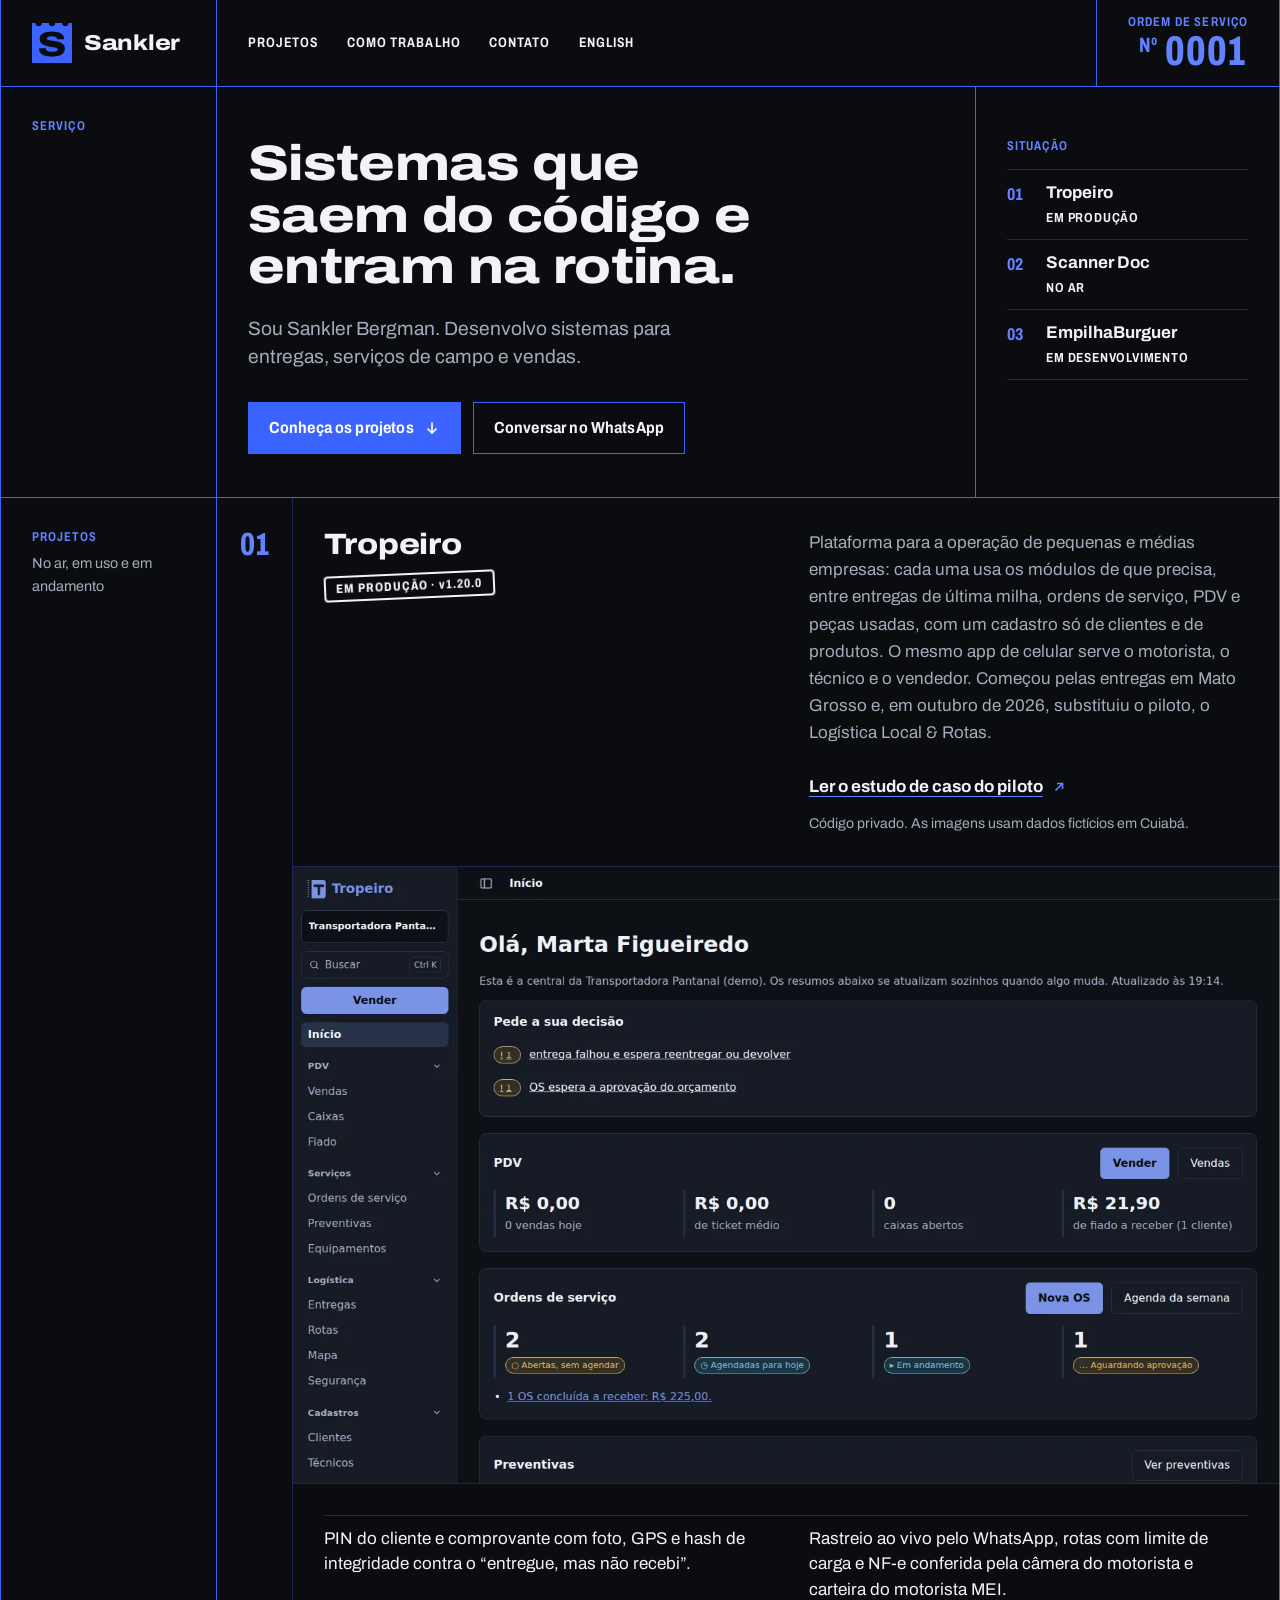
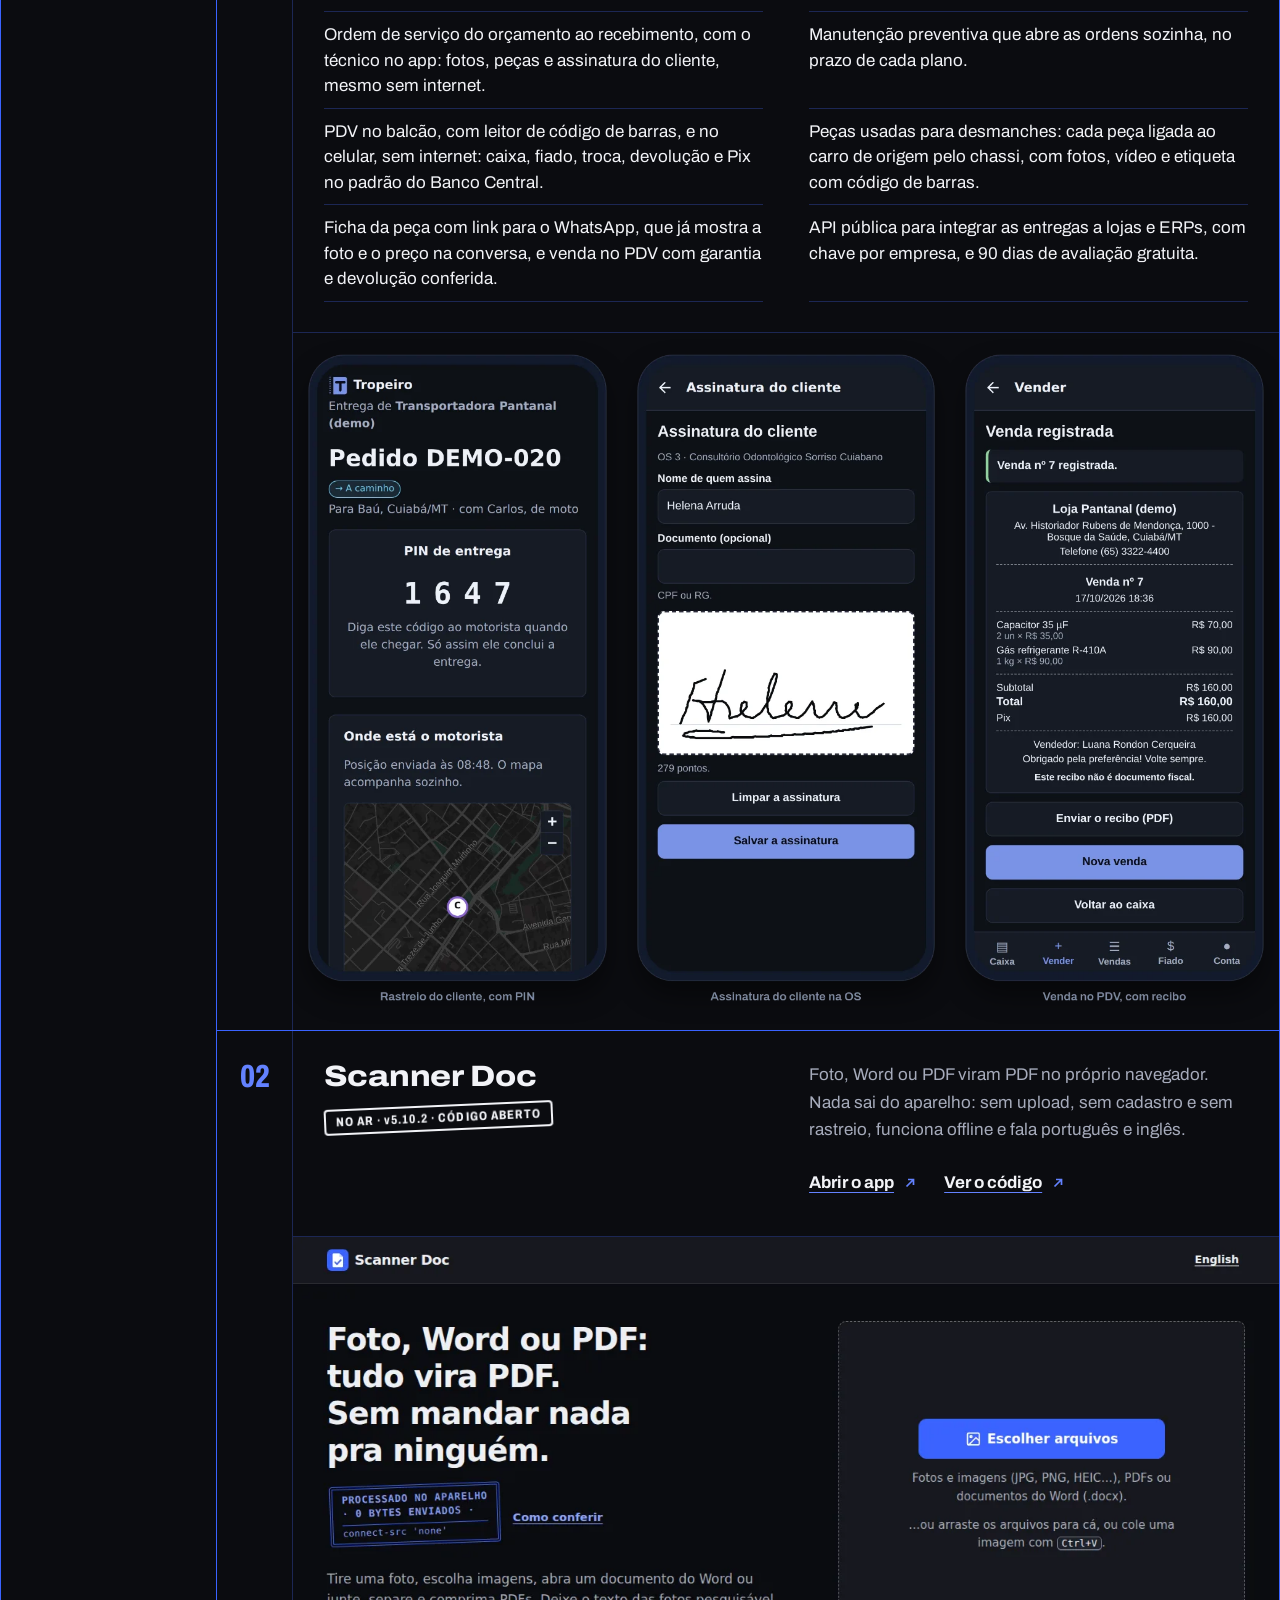
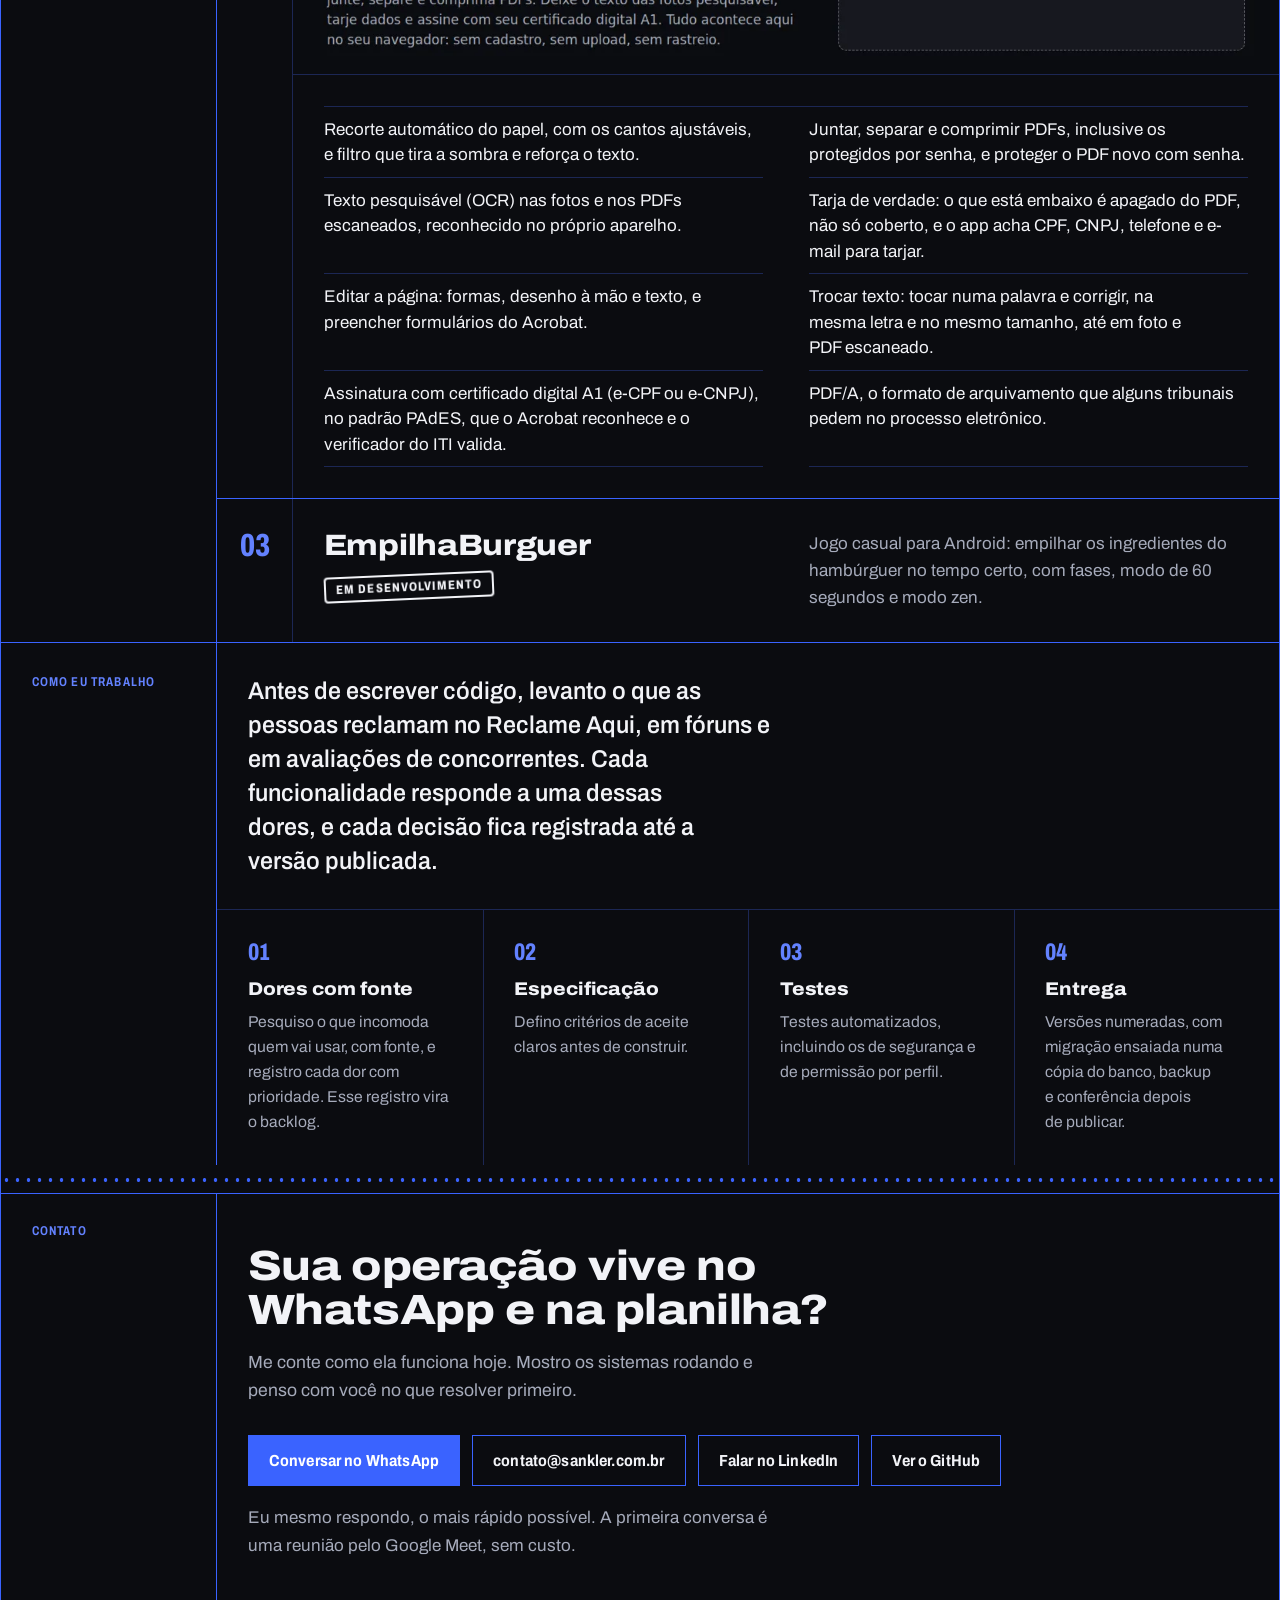
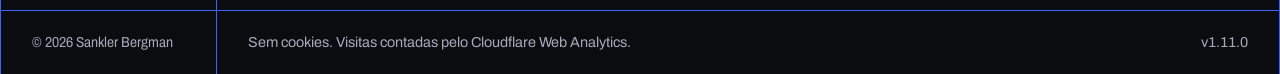
<file: index.html>
<!doctype html>
<html lang="pt-BR">
<head>
  <meta charset="utf-8">
  <meta name="viewport" content="width=device-width, initial-scale=1">
  <title>Sankler Bergman · Sistemas para a operação de pequenas e médias empresas</title>
  <meta name="description" content="Desenvolvo sistemas para entregas, serviços de campo e vendas de pequenas e médias empresas, com painel web, app de celular e Pix, a partir das dores reais de quem usa.">
  <meta name="color-scheme" content="dark">
  <meta name="theme-color" content="#050608">
  <link rel="canonical" href="https://sankler.com.br/">
  <link rel="alternate" hreflang="pt-BR" href="https://sankler.com.br/">
  <link rel="alternate" hreflang="en" href="https://sankler.com.br/en/">
  <link rel="alternate" hreflang="x-default" href="https://sankler.com.br/">
  <link rel="icon" href="favicon.ico" sizes="32x32">
  <link rel="icon" href="favicon.svg" type="image/svg+xml">
  <link rel="apple-touch-icon" href="apple-touch-icon.png">
  <meta property="og:type" content="website">
  <meta property="og:locale" content="pt_BR">
  <meta property="og:url" content="https://sankler.com.br/">
  <meta property="og:title" content="Sankler Bergman · Sistemas para a operação de pequenas e médias empresas">
  <meta property="og:description" content="Entregas, serviços de campo e vendas, com painel web, app de celular e Pix, a partir das dores reais de quem usa.">
  <meta property="og:image" content="https://sankler.com.br/assets/og.png">
  <meta property="og:image:width" content="1200">
  <meta property="og:image:height" content="630">
  <meta name="twitter:card" content="summary_large_image">
  <link rel="preload" href="assets/fonts/archivo-latin.woff2" as="font" type="font/woff2" crossorigin>
  <link rel="stylesheet" href="assets/style.css">
</head>
<body>
  <a class="skip" href="#conteudo">Pular para o conteúdo</a>

  <div class="sheet">
    <header class="head">
      <a class="brand" href="./" aria-label="Sankler, página inicial">
        <img src="assets/brand/sankler-simbolo-reduzido.svg" width="40" height="40" alt="">
        <span class="brand-name">Sankler</span>
        <span class="brand-sub">Desenvolvimento de sistemas</span>
      </a>
      <nav class="nav" aria-label="Principal">
        <a href="#projetos">Projetos</a>
        <a href="#como-trabalho">Como trabalho</a>
        <a href="#contato">Contato</a>
        <a href="en/" hreflang="en" lang="en">English</a>
      </nav>
      <p class="order" aria-hidden="true"><span class="field">Ordem de serviço</span> <span class="order-no"><span class="order-sign">Nº</span> 0001</span></p>
    </header>

    <main id="conteudo">
      <section class="row" aria-labelledby="titulo">
        <div class="row-label row-label-quiet"><p class="field">Serviço</p></div>
        <div class="hero">
          <div class="hero-main">
            <h1 id="titulo">Sistemas que saem do código e entram na rotina.</h1>
            <p class="lead">Sou Sankler Bergman. Desenvolvo sistemas para entregas, serviços de campo e vendas.</p>
            <div class="actions">
              <a class="btn btn-primary" href="#projetos">Conheça os projetos <span class="icon icon-down" aria-hidden="true"></span></a>
              <a class="btn" href="https://wa.me/5565996793950?text=Oi%2C%20Sankler%21%20Vi%20o%20seu%20site%20e%20queria%20conversar%20sobre%20um%20sistema%20para%20a%20minha%20empresa.">Conversar no WhatsApp</a>
            </div>
          </div>
          <nav class="index" aria-labelledby="titulo-situacao">
            <p class="field" id="titulo-situacao">Situação</p>
            <ol class="index-list">
              <li><a href="#tropeiro"><span class="index-n">01</span><span class="index-t">Tropeiro</span><span class="index-s">Em produção</span></a></li>
              <li><a href="#scanner"><span class="index-n">02</span><span class="index-t">Scanner Doc</span><span class="index-s">No ar</span></a></li>
              <li><a href="#empilhaburguer"><span class="index-n">03</span><span class="index-t">EmpilhaBurguer</span><span class="index-s">Em desenvolvimento</span></a></li>
            </ol>
          </nav>
        </div>
      </section>

      <section id="projetos" class="row" aria-labelledby="titulo-projetos">
        <div class="row-label">
          <div>
            <h2 class="field" id="titulo-projetos">Projetos</h2>
            <p class="label-note">No ar, em uso e em andamento</p>
          </div>
        </div>
        <div class="items">
          <article class="item" id="tropeiro" aria-labelledby="titulo-tropeiro">
            <p class="item-n" aria-hidden="true">01</p>
            <div class="item-body item-intro">
              <div class="item-head">
                <h3 id="titulo-tropeiro">Tropeiro</h3>
                <p class="stamp">Em produção · <span class="ver">v1.20.0</span></p>
              </div>
              <div class="item-text">
                <p>Plataforma para a operação de pequenas e médias empresas: cada uma usa os módulos de que precisa, entre entregas de última milha, ordens de serviço, PDV e peças usadas, com um cadastro só de clientes e de produtos. O mesmo app de celular serve o motorista, o técnico e o vendedor. Começou pelas entregas em Mato Grosso e, em outubro de 2026, substituiu o piloto, o Logística Local &amp; Rotas.</p>
                <p class="links"><a class="go" href="https://github.com/sanklerbergman/logistica-local-rotas-case">Ler o estudo de caso do piloto</a></p>
                <p class="note">Código privado. As imagens usam dados fictícios em Cuiabá.</p>
              </div>
            </div>
            <figure class="item-media">
              <picture>
                <source media="(max-width: 760px)" srcset="assets/img/painel-inicio-escuro-celular.webp" width="912" height="768">
                <img src="assets/img/painel-inicio-escuro.webp" width="1440" height="900" alt="Início da central do Tropeiro, com a navegação lateral por área, o que pede a decisão da central e os resumos ao vivo do PDV e das ordens de serviço" fetchpriority="high">
              </picture>
            </figure>
            <div class="item-body item-more">
              <ul class="lines">
                <li>PIN do cliente e comprovante com foto, GPS e hash de integridade contra o “entregue, mas não recebi”.</li>
                <li>Rastreio ao vivo pelo WhatsApp, rotas com limite de carga e NF-e conferida pela câmera do motorista e carteira do motorista MEI.</li>
                <li>Ordem de serviço do orçamento ao recebimento, com o técnico no app: fotos, peças e assinatura do cliente, mesmo sem internet.</li>
                <li>Manutenção preventiva que abre as ordens sozinha, no prazo de cada plano.</li>
                <li>PDV no balcão, com leitor de código de barras, e no celular, sem internet: caixa, fiado, troca, devolução e Pix no padrão do Banco Central.</li>
                <li>Peças usadas para desmanches: cada peça ligada ao carro de origem pelo chassi, com fotos, vídeo e etiqueta com código de barras.</li>
                <li>Ficha da peça com link para o WhatsApp, que já mostra a foto e o preço na conversa, e venda no PDV com garantia e devolução conferida.</li>
                <li>API pública para integrar as entregas a lojas e ERPs, com chave por empresa, e 90 dias de avaliação gratuita.</li>
              </ul>
            </div>
            <figure class="item-media-end phones" tabindex="0" role="region" aria-label="Telas do app no celular">
              <img src="assets/img/celular-rastreio-escuro.webp" width="533" height="1129" loading="lazy" alt="Rastreio do pedido no celular do cliente, com o PIN que confirma o recebimento e o motorista no mapa">
              <img src="assets/img/celular-os-escuro.webp" width="533" height="1129" loading="lazy" alt="App do técnico com a assinatura do cliente, feita com o dedo, na ordem de serviço">
              <img src="assets/img/celular-pdv-escuro.webp" width="533" height="1129" loading="lazy" alt="Venda registrada no PDV do celular, com o recibo, o pagamento por Pix e o botão para enviar o PDF">
            </figure>
          </article>

          <article class="item" id="scanner" aria-labelledby="titulo-scanner">
            <p class="item-n" aria-hidden="true">02</p>
            <div class="item-body item-intro">
              <div class="item-head">
                <h3 id="titulo-scanner">Scanner Doc</h3>
                <p class="stamp">No ar · <span class="ver">v5.10.2</span> · código aberto</p>
              </div>
              <div class="item-text">
                <p>Foto, Word ou PDF viram PDF no próprio navegador. Nada sai do aparelho: sem upload, sem cadastro e sem rastreio, funciona offline e fala português e inglês.</p>
                <p class="links">
                  <a class="go" href="https://scanner.sankler.com.br/">Abrir o app</a>
                  <a class="go" href="https://github.com/sanklerbergman/doc-scanner-pdf-engine">Ver o código</a>
                </p>
              </div>
            </div>
            <figure class="item-media crop-top">
              <picture>
                <source media="(max-width: 760px)" srcset="assets/img/scanner-escuro-celular.webp" width="912" height="1372">
                <img src="assets/img/scanner-escuro.webp" width="1280" height="800" loading="lazy" alt="Tela inicial do Scanner Doc: botão para escolher fotos, PDFs ou documentos do Word e o carimbo “processado no aparelho, 0 bytes enviados”">
              </picture>
            </figure>
            <div class="item-body item-more">
              <ul class="lines">
                <li>Recorte automático do papel, com os cantos ajustáveis, e filtro que tira a sombra e reforça o texto.</li>
                <li>Juntar, separar e comprimir PDFs, inclusive os protegidos por senha, e proteger o PDF novo com senha.</li>
                <li>Texto pesquisável (OCR) nas fotos e nos PDFs escaneados, reconhecido no próprio aparelho.</li>
                <li>Tarja de verdade: o que está embaixo é apagado do PDF, não só coberto, e o app acha CPF, CNPJ, telefone e e-mail para tarjar.</li>
                <li>Editar a página: formas, desenho à mão e texto, e preencher formulários do Acrobat.</li>
                <li>Trocar texto: tocar numa palavra e corrigir, na mesma letra e no mesmo tamanho, até em foto e PDF escaneado.</li>
                <li>Assinatura com certificado digital A1 (e-CPF ou e-CNPJ), no padrão PAdES, que o Acrobat reconhece e o verificador do ITI valida.</li>
                <li>PDF/A, o formato de arquivamento que alguns tribunais pedem no processo eletrônico.</li>
              </ul>
            </div>
          </article>

          <article class="item item-slim" id="empilhaburguer" aria-labelledby="titulo-empilhaburguer">
            <p class="item-n" aria-hidden="true">03</p>
            <div class="item-body item-intro">
              <div class="item-head">
                <h3 id="titulo-empilhaburguer">EmpilhaBurguer</h3>
                <p class="stamp">Em desenvolvimento</p>
              </div>
              <p>Jogo casual para Android: empilhar os ingredientes do hambúrguer no tempo certo, com fases, modo de 60 segundos e modo zen.</p>
            </div>
          </article>
        </div>
      </section>

      <section id="como-trabalho" class="row" aria-labelledby="titulo-metodo">
        <div class="row-label"><h2 class="field" id="titulo-metodo">Como eu trabalho</h2></div>
        <div class="method">
          <p class="method-lead">Antes de escrever código, levanto o que as pessoas reclamam no Reclame Aqui, em fóruns e em avaliações de concorrentes. Cada funcionalidade responde a uma dessas dores, e cada decisão fica registrada até a versão publicada.</p>
          <ol class="steps">
            <li>
              <h3>Dores com fonte</h3>
              <p>Pesquiso o que incomoda quem vai usar, com fonte, e registro cada dor com prioridade. Esse registro vira o backlog.</p>
            </li>
            <li>
              <h3>Especificação</h3>
              <p>Defino critérios de aceite claros antes de construir.</p>
            </li>
            <li>
              <h3>Testes</h3>
              <p>Testes automatizados, incluindo os de segurança e de permissão por perfil.</p>
            </li>
            <li>
              <h3>Entrega</h3>
              <p>Versões numeradas, com migração ensaiada numa cópia do banco, backup e conferência depois de publicar.</p>
            </li>
          </ol>
        </div>
      </section>

      <section id="contato" class="row row-stub" aria-labelledby="titulo-contato">
        <div class="row-label row-label-quiet"><p class="field">Contato</p></div>
        <div class="contact">
          <h2 class="contact-q" id="titulo-contato">Sua operação vive no WhatsApp e na planilha?</h2>
          <p class="contact-text">Me conte como ela funciona hoje. Mostro os sistemas rodando e penso com você no que resolver primeiro.</p>
          <div class="actions">
            <a class="btn btn-primary" href="https://wa.me/5565996793950?text=Oi%2C%20Sankler%21%20Vi%20o%20seu%20site%20e%20queria%20conversar%20sobre%20um%20sistema%20para%20a%20minha%20empresa.">Conversar no WhatsApp</a>
            <a class="btn" href="mailto:contato@sankler.com.br?subject=Contato%20pelo%20site&amp;body=Empresa%3A%20%0D%0AO%20que%20voc%C3%AAs%20fazem%3A%20%0D%0AComo%20controlam%20a%20opera%C3%A7%C3%A3o%20hoje%3A%20%0D%0A">contato@sankler.com.br</a>
            <a class="btn" href="https://www.linkedin.com/in/sankler-bergman-64962511b/">Falar no LinkedIn</a>
            <a class="btn" href="https://github.com/sanklerbergman">Ver o GitHub</a>
          </div>
          <p class="contact-note">Eu mesmo respondo, o mais rápido possível. A primeira conversa é uma reunião pelo Google Meet, sem custo.</p>
        </div>
      </section>
    </main>

    <footer class="row foot">
      <div class="row-label"><p>© 2026 <span>Sankler Bergman</span></p></div>
      <div class="foot-text"><p>Sem cookies. Visitas contadas pelo Cloudflare Web Analytics.</p><p class="version">v1.11.0</p></div>
    </footer>
  </div>
  <!-- Cloudflare Web Analytics --><script type='module' src='https://static.cloudflareinsights.com/beacon.min.js' data-cf-beacon='{"token": "7807c7852e47422086e274342e7d65ed"}'></script><!-- End Cloudflare Web Analytics -->
</body>
</html>
</file>
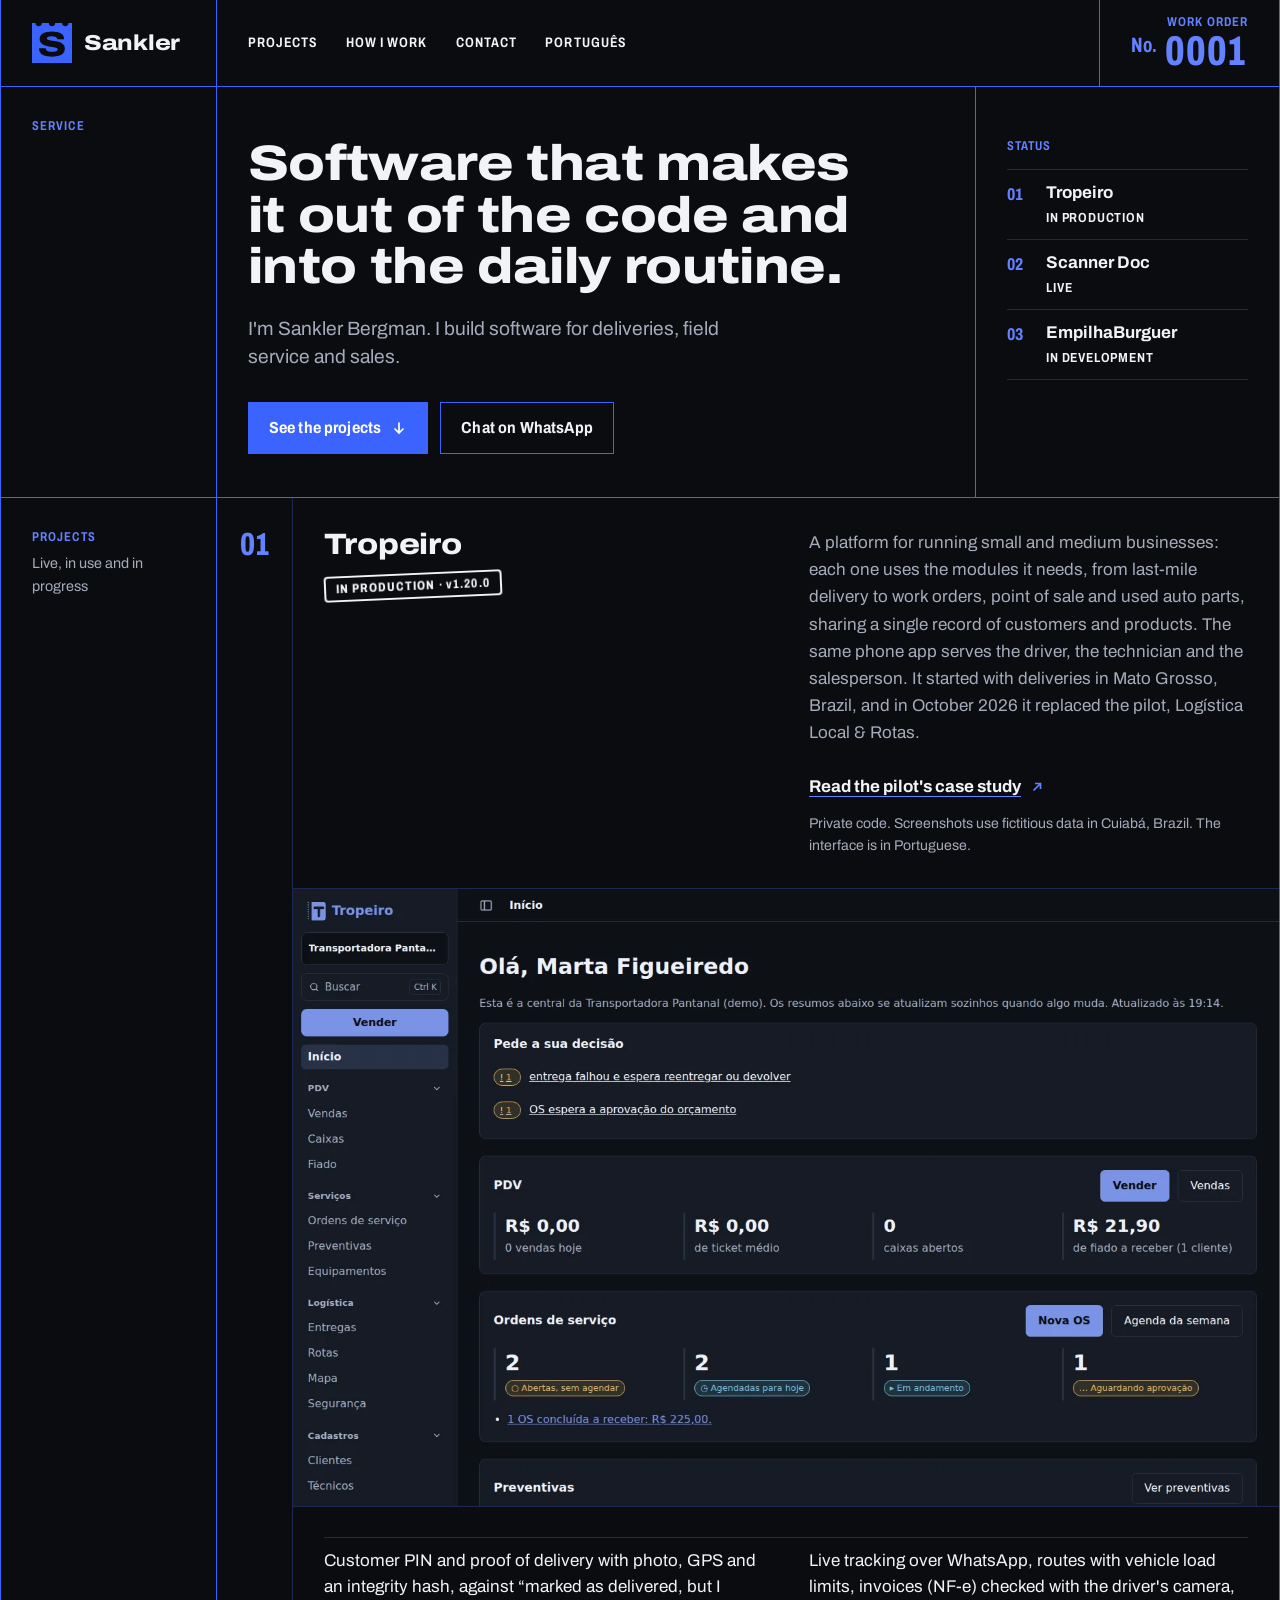
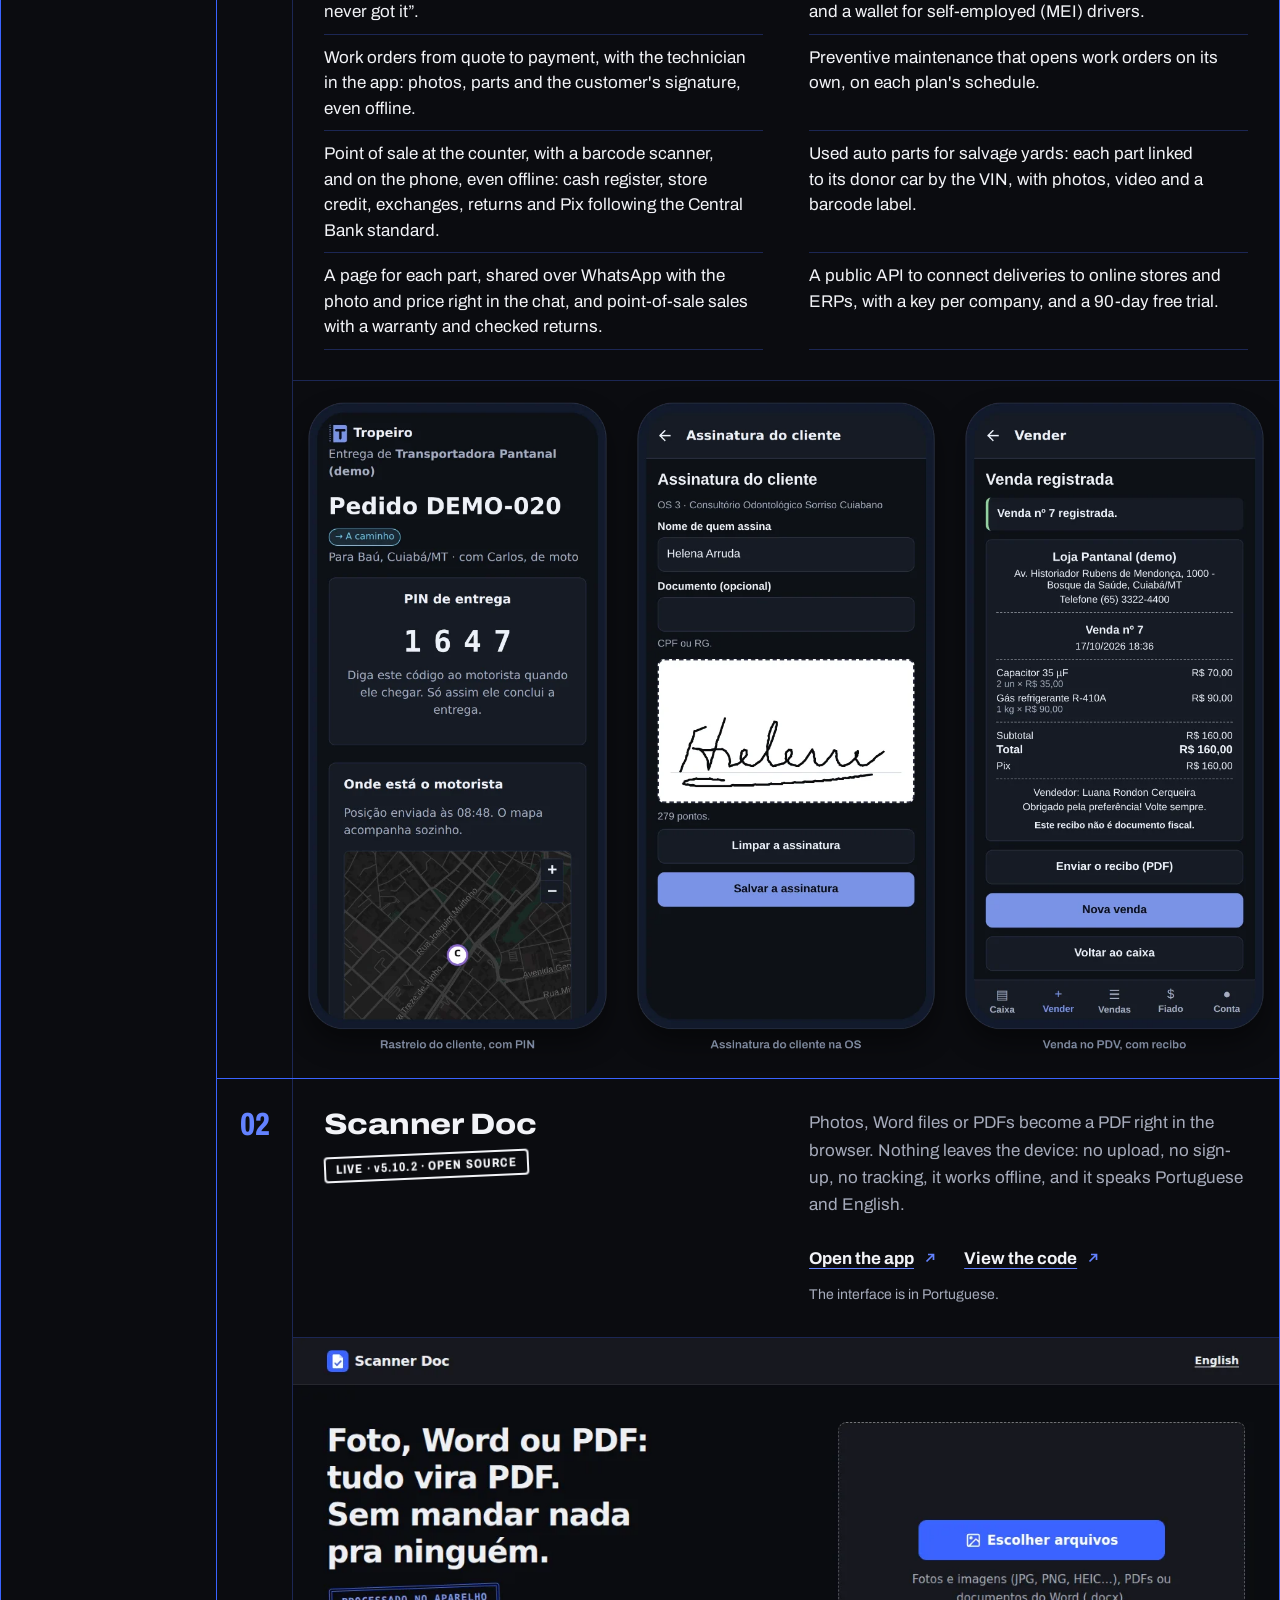
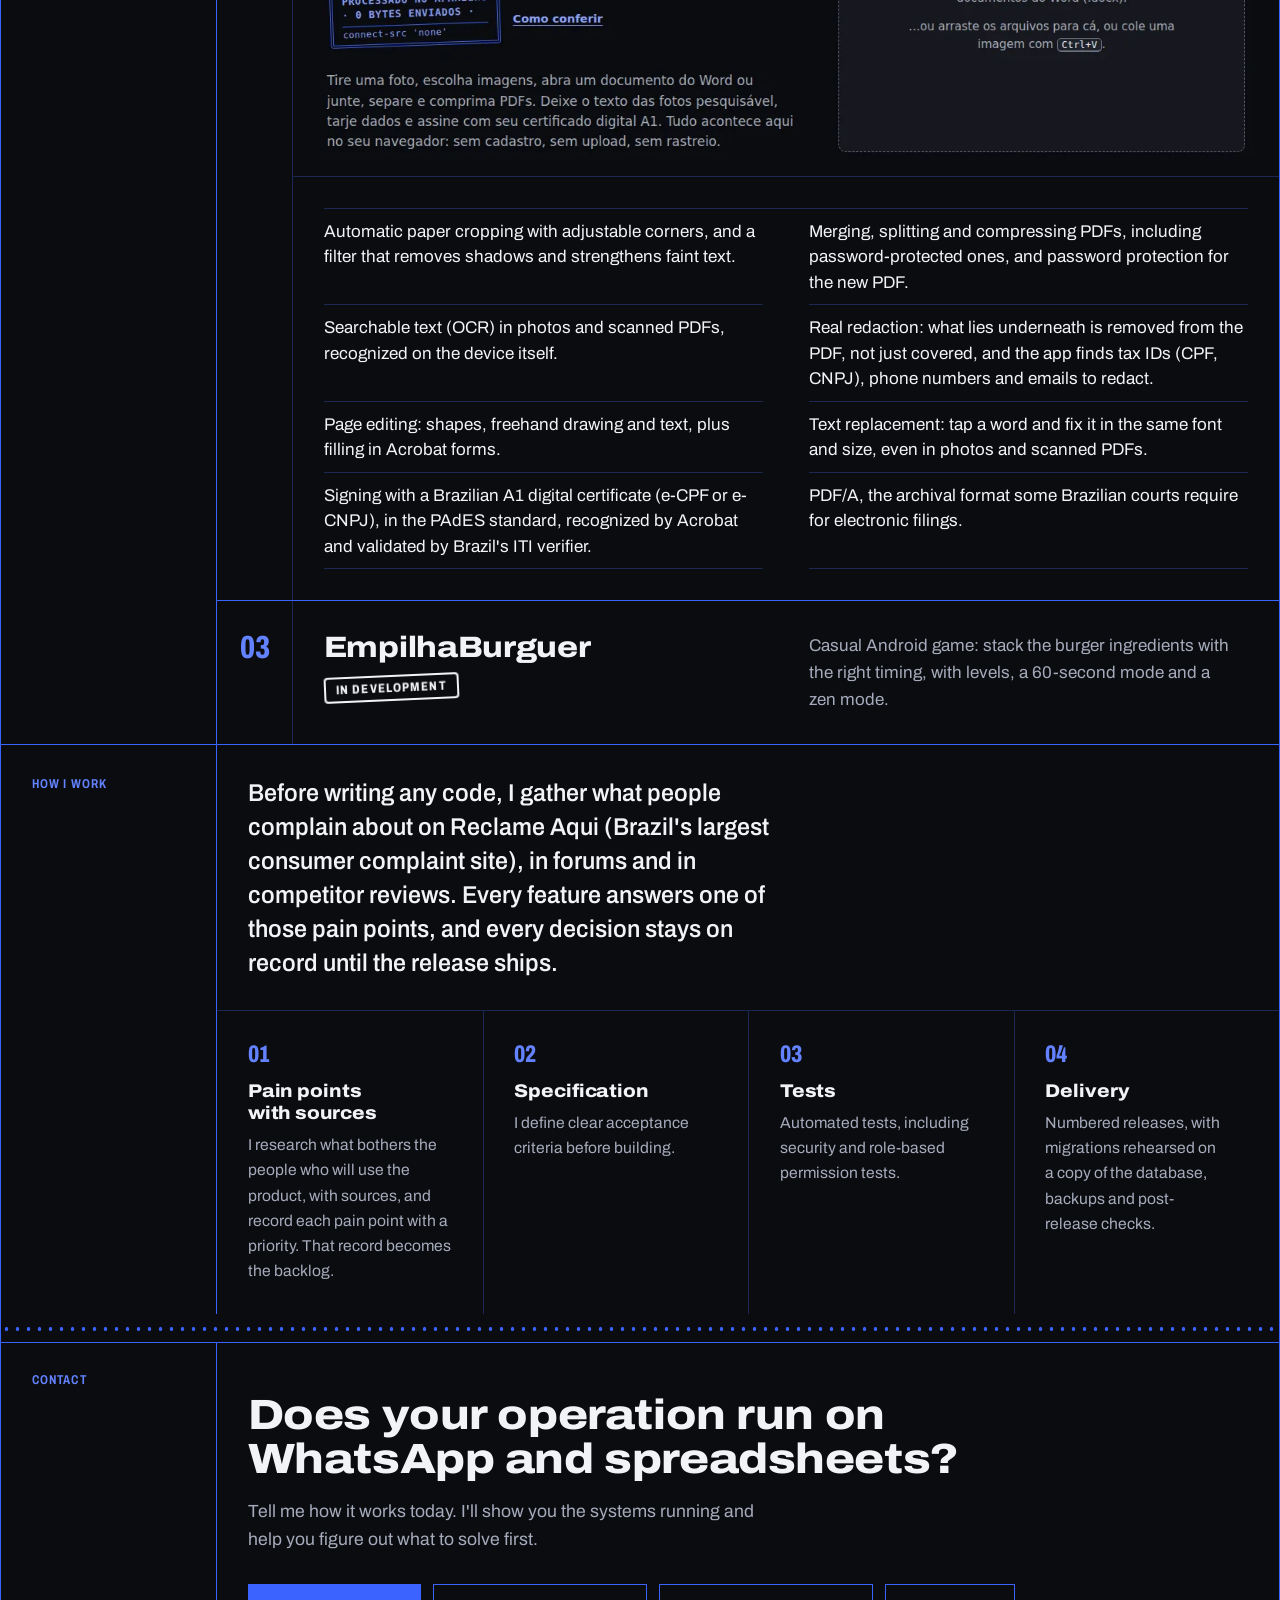
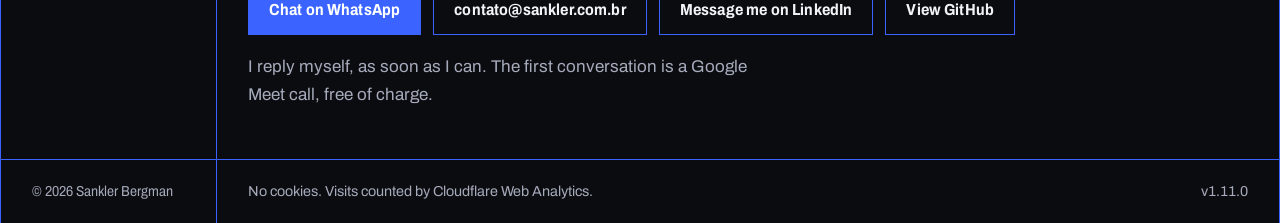
<file: en/index.html>
<!doctype html>
<html lang="en">
<head>
  <meta charset="utf-8">
  <meta name="viewport" content="width=device-width, initial-scale=1">
  <title>Sankler Bergman · Software for the operations of small and mid-sized businesses</title>
  <meta name="description" content="I build software for deliveries, field service and sales at small and mid-sized businesses, with a web dashboard, a mobile app and Pix payments, starting from the real complaints of the people who use it.">
  <meta name="color-scheme" content="dark">
  <meta name="theme-color" content="#050608">
  <link rel="canonical" href="https://sankler.com.br/en/">
  <link rel="alternate" hreflang="pt-BR" href="https://sankler.com.br/">
  <link rel="alternate" hreflang="en" href="https://sankler.com.br/en/">
  <link rel="alternate" hreflang="x-default" href="https://sankler.com.br/">
  <link rel="icon" href="../favicon.ico" sizes="32x32">
  <link rel="icon" href="../favicon.svg" type="image/svg+xml">
  <link rel="apple-touch-icon" href="../apple-touch-icon.png">
  <meta property="og:type" content="website">
  <meta property="og:locale" content="en_US">
  <meta property="og:url" content="https://sankler.com.br/en/">
  <meta property="og:title" content="Sankler Bergman · Software for the operations of small and mid-sized businesses">
  <meta property="og:description" content="Deliveries, field service and sales, with a web dashboard, a mobile app and Pix payments, starting from the real complaints of the people who use it.">
  <meta property="og:image" content="https://sankler.com.br/assets/og.png">
  <meta property="og:image:width" content="1200">
  <meta property="og:image:height" content="630">
  <meta name="twitter:card" content="summary_large_image">
  <link rel="preload" href="../assets/fonts/archivo-latin.woff2" as="font" type="font/woff2" crossorigin>
  <link rel="stylesheet" href="../assets/style.css">
</head>
<body>
  <a class="skip" href="#content">Skip to content</a>

  <div class="sheet">
    <header class="head">
      <a class="brand" href="./" aria-label="Sankler, home">
        <img src="../assets/brand/sankler-simbolo-reduzido.svg" width="40" height="40" alt="">
        <span class="brand-name">Sankler</span>
        <span class="brand-sub">Software development</span>
      </a>
      <nav class="nav" aria-label="Main">
        <a href="#projects">Projects</a>
        <a href="#how-i-work">How I work</a>
        <a href="#contact">Contact</a>
        <a href="../" hreflang="pt-BR" lang="pt-BR">Português</a>
      </nav>
      <p class="order" aria-hidden="true"><span class="field">Work order</span> <span class="order-no"><span class="order-sign">No.</span> 0001</span></p>
    </header>

    <main id="content">
      <section class="row" aria-labelledby="title">
        <div class="row-label row-label-quiet"><p class="field">Service</p></div>
        <div class="hero">
          <div class="hero-main">
            <h1 id="title">Software that makes it out of the code and into the daily routine.</h1>
            <p class="lead">I'm Sankler Bergman. I build software for deliveries, field service and sales.</p>
            <div class="actions">
              <a class="btn btn-primary" href="#projects">See the projects <span class="icon icon-down" aria-hidden="true"></span></a>
              <a class="btn" href="https://wa.me/5565996793950?text=Hi%20Sankler%21%20I%20saw%20your%20website%20and%20would%20like%20to%20talk%20about%20a%20system%20for%20my%20company.">Chat on WhatsApp</a>
            </div>
          </div>
          <nav class="index" aria-labelledby="title-status">
            <p class="field" id="title-status">Status</p>
            <ol class="index-list">
              <li><a href="#tropeiro"><span class="index-n">01</span><span class="index-t">Tropeiro</span><span class="index-s">In production</span></a></li>
              <li><a href="#scanner"><span class="index-n">02</span><span class="index-t">Scanner Doc</span><span class="index-s">Live</span></a></li>
              <li><a href="#empilhaburguer"><span class="index-n">03</span><span class="index-t">EmpilhaBurguer</span><span class="index-s">In development</span></a></li>
            </ol>
          </nav>
        </div>
      </section>

      <section id="projects" class="row" aria-labelledby="title-projects">
        <div class="row-label">
          <div>
            <h2 class="field" id="title-projects">Projects</h2>
            <p class="label-note">Live, in use and in progress</p>
          </div>
        </div>
        <div class="items">
          <article class="item" id="tropeiro" aria-labelledby="title-tropeiro">
            <p class="item-n" aria-hidden="true">01</p>
            <div class="item-body item-intro">
              <div class="item-head">
                <h3 id="title-tropeiro">Tropeiro</h3>
                <p class="stamp">In production · <span class="ver">v1.20.0</span></p>
              </div>
              <div class="item-text">
                <p>A platform for running small and medium businesses: each one uses the modules it needs, from last-mile delivery to work orders, point of sale and used auto parts, sharing a single record of customers and products. The same phone app serves the driver, the technician and the salesperson. It started with deliveries in Mato Grosso, Brazil, and in October 2026 it replaced the pilot, Logística Local &amp; Rotas.</p>
                <p class="links"><a class="go" href="https://github.com/sanklerbergman/logistica-local-rotas-case/blob/main/README.en.md">Read the pilot's case study</a></p>
                <p class="note">Private code. Screenshots use fictitious data in Cuiabá, Brazil. The interface is in Portuguese.</p>
              </div>
            </div>
            <figure class="item-media">
              <picture>
                <source media="(max-width: 760px)" srcset="../assets/img/painel-inicio-escuro-celular.webp" width="912" height="768">
                <img src="../assets/img/painel-inicio-escuro.webp" width="1440" height="900" alt="Tropeiro's dashboard home, with side navigation by area, the items awaiting a decision and live summaries of the point of sale and work orders" fetchpriority="high">
              </picture>
            </figure>
            <div class="item-body item-more">
              <ul class="lines">
                <li>Customer PIN and proof of delivery with photo, GPS and an integrity hash, against “marked as delivered, but I never got it”.</li>
                <li>Live tracking over WhatsApp, routes with vehicle load limits, invoices (NF-e) checked with the driver's camera, and a wallet for self-employed (MEI) drivers.</li>
                <li>Work orders from quote to payment, with the technician in the app: photos, parts and the customer's signature, even offline.</li>
                <li>Preventive maintenance that opens work orders on its own, on each plan's schedule.</li>
                <li>Point of sale at the counter, with a barcode scanner, and on the phone, even offline: cash register, store credit, exchanges, returns and Pix following the Central Bank standard.</li>
                <li>Used auto parts for salvage yards: each part linked to its donor car by the VIN, with photos, video and a barcode label.</li>
                <li>A page for each part, shared over WhatsApp with the photo and price right in the chat, and point-of-sale sales with a warranty and checked returns.</li>
                <li>A public API to connect deliveries to online stores and ERPs, with a key per company, and a 90-day free trial.</li>
              </ul>
            </div>
            <figure class="item-media-end phones" tabindex="0" role="region" aria-label="Phone app screens">
              <img src="../assets/img/celular-rastreio-escuro.webp" width="533" height="1129" loading="lazy" alt="Order tracking on the customer's phone, with the PIN that confirms receipt and the driver on the map">
              <img src="../assets/img/celular-os-escuro.webp" width="533" height="1129" loading="lazy" alt="The technician's app with the customer's finger-drawn signature on the work order">
              <img src="../assets/img/celular-pdv-escuro.webp" width="533" height="1129" loading="lazy" alt="A sale recorded on the phone's point of sale, with the receipt, the Pix payment and the button to send the PDF">
            </figure>
          </article>

          <article class="item" id="scanner" aria-labelledby="title-scanner">
            <p class="item-n" aria-hidden="true">02</p>
            <div class="item-body item-intro">
              <div class="item-head">
                <h3 id="title-scanner">Scanner Doc</h3>
                <p class="stamp">Live · <span class="ver">v5.10.2</span> · open source</p>
              </div>
              <div class="item-text">
                <p>Photos, Word files or PDFs become a PDF right in the browser. Nothing leaves the device: no upload, no sign-up, no tracking, it works offline, and it speaks Portuguese and English.</p>
                <p class="links">
                  <a class="go" href="https://scanner.sankler.com.br/">Open the app</a>
                  <a class="go" href="https://github.com/sanklerbergman/doc-scanner-pdf-engine">View the code</a>
                </p>
                <p class="note">The interface is in Portuguese.</p>
              </div>
            </div>
            <figure class="item-media crop-top">
              <picture>
                <source media="(max-width: 760px)" srcset="../assets/img/scanner-escuro-celular.webp" width="912" height="1372">
                <img src="../assets/img/scanner-escuro.webp" width="1280" height="800" loading="lazy" alt="Scanner Doc home screen: a button to choose photos, PDFs or Word files, and a stamp reading “processed on the device, 0 bytes sent”">
              </picture>
            </figure>
            <div class="item-body item-more">
              <ul class="lines">
                <li>Automatic paper cropping with adjustable corners, and a filter that removes shadows and strengthens faint text.</li>
                <li>Merging, splitting and compressing PDFs, including password-protected ones, and password protection for the new PDF.</li>
                <li>Searchable text (OCR) in photos and scanned PDFs, recognized on the device itself.</li>
                <li>Real redaction: what lies underneath is removed from the PDF, not just covered, and the app finds tax IDs (CPF, CNPJ), phone numbers and emails to redact.</li>
                <li>Page editing: shapes, freehand drawing and text, plus filling in Acrobat forms.</li>
                <li>Text replacement: tap a word and fix it in the same font and size, even in photos and scanned PDFs.</li>
                <li>Signing with a Brazilian A1 digital certificate (e-CPF or e-CNPJ), in the PAdES standard, recognized by Acrobat and validated by Brazil's ITI verifier.</li>
                <li>PDF/A, the archival format some Brazilian courts require for electronic filings.</li>
              </ul>
            </div>
          </article>

          <article class="item item-slim" id="empilhaburguer" aria-labelledby="title-empilhaburguer">
            <p class="item-n" aria-hidden="true">03</p>
            <div class="item-body item-intro">
              <div class="item-head">
                <h3 id="title-empilhaburguer">EmpilhaBurguer</h3>
                <p class="stamp">In development</p>
              </div>
              <p>Casual Android game: stack the burger ingredients with the right timing, with levels, a 60-second mode and a zen mode.</p>
            </div>
          </article>
        </div>
      </section>

      <section id="how-i-work" class="row" aria-labelledby="title-method">
        <div class="row-label"><h2 class="field" id="title-method">How I work</h2></div>
        <div class="method">
          <p class="method-lead">Before writing any code, I gather what people complain about on Reclame Aqui (Brazil's largest consumer complaint site), in forums and in competitor reviews. Every feature answers one of those pain points, and every decision stays on record until the release ships.</p>
          <ol class="steps">
            <li>
              <h3>Pain points with sources</h3>
              <p>I research what bothers the people who will use the product, with sources, and record each pain point with a priority. That record becomes the backlog.</p>
            </li>
            <li>
              <h3>Specification</h3>
              <p>I define clear acceptance criteria before building.</p>
            </li>
            <li>
              <h3>Tests</h3>
              <p>Automated tests, including security and role-based permission tests.</p>
            </li>
            <li>
              <h3>Delivery</h3>
              <p>Numbered releases, with migrations rehearsed on a copy of the database, backups and post-release checks.</p>
            </li>
          </ol>
        </div>
      </section>

      <section id="contact" class="row row-stub" aria-labelledby="title-contact">
        <div class="row-label row-label-quiet"><p class="field">Contact</p></div>
        <div class="contact">
          <h2 class="contact-q" id="title-contact">Does your operation run on WhatsApp and spreadsheets?</h2>
          <p class="contact-text">Tell me how it works today. I'll show you the systems running and help you figure out what to solve first.</p>
          <div class="actions">
            <a class="btn btn-primary" href="https://wa.me/5565996793950?text=Hi%20Sankler%21%20I%20saw%20your%20website%20and%20would%20like%20to%20talk%20about%20a%20system%20for%20my%20company.">Chat on WhatsApp</a>
            <a class="btn" href="mailto:contato@sankler.com.br?subject=Contact%20from%20the%20website&amp;body=Company%3A%20%0D%0AWhat%20you%20do%3A%20%0D%0AHow%20you%20run%20operations%20today%3A%20%0D%0A">contato@sankler.com.br</a>
            <a class="btn" href="https://www.linkedin.com/in/sankler-bergman-64962511b/">Message me on LinkedIn</a>
            <a class="btn" href="https://github.com/sanklerbergman">View GitHub</a>
          </div>
          <p class="contact-note">I reply myself, as soon as I can. The first conversation is a Google Meet call, free of charge.</p>
        </div>
      </section>
    </main>

    <footer class="row foot">
      <div class="row-label"><p>© 2026 <span>Sankler Bergman</span></p></div>
      <div class="foot-text"><p>No cookies. Visits counted by Cloudflare Web Analytics.</p><p class="version">v1.11.0</p></div>
    </footer>
  </div>
  <!-- Cloudflare Web Analytics --><script type='module' src='https://static.cloudflareinsights.com/beacon.min.js' data-cf-beacon='{"token": "7807c7852e47422086e274342e7d65ed"}'></script><!-- End Cloudflare Web Analytics -->
</body>
</html>
</file>
<file: assets/style.css>
/* sankler.com.br: uma folha só. A página é um talão de ordem de serviço:
   o azul da marca imprime a grade e os rótulos, o branco é o que foi preenchido.
   Sempre no tema escuro. */

@font-face {
  font-family: "Archivo";
  src: url("fonts/archivo-latin.woff2") format("woff2");
  font-weight: 100 900;
  font-stretch: 62% 125%;
  font-style: normal;
  font-display: swap;
}

:root {
  --desk: #050608;
  --paper: #0b0c10;
  --ink: #f2f3f7;
  --ink-soft: #a6abbb;
  --brand: #3a63ff;
  --brand-strong: #2a4ff0;
  --on-brand: #ffffff;
  --line: #3a63ff;
  --spot: #6382ff;
  --spot-rule: #1c2754;
  --spot-wash: #121a3a;
  --stamp: #f2f3f7;
  --sheet: 1600px;
  --label: 13.5rem;
  --pad: clamp(20px, 2.4vw, 32px);
  --ease-out: cubic-bezier(0.16, 1, 0.3, 1);
  color-scheme: dark;
}

*,
*::before,
*::after { box-sizing: border-box; }

html {
  -webkit-text-size-adjust: 100%;
  scroll-behavior: smooth;
  scrollbar-color: var(--brand) var(--desk);
}

body {
  margin: 0;
  background: var(--desk);
  color: var(--ink);
  font-family: "Archivo", "Segoe UI", system-ui, -apple-system, Roboto, "Helvetica Neue", Arial, sans-serif;
  font-size: 1.0625rem;
  line-height: 1.6;
  text-rendering: optimizeLegibility;
}

::selection { background: var(--brand); color: var(--on-brand); }

img, picture { display: block; max-width: 100%; height: auto; }

a {
  color: inherit;
  text-decoration-color: var(--spot);
  text-decoration-thickness: 1px;
  text-underline-offset: 4px;
}
a:hover { color: var(--spot); text-decoration-thickness: 2px; }

:focus-visible { outline: 2px solid var(--spot); outline-offset: 3px; }

h1, h2, h3 { margin: 0; text-wrap: balance; }
p { margin: 0; }
p, li { text-wrap: pretty; }
figure { margin: 0; }

.skip {
  position: absolute; left: 12px; top: 12px; z-index: 10;
  padding: 10px 14px;
  background: var(--brand); color: var(--on-brand); font-weight: 650; text-decoration: none;
  /* Escondido pela própria altura: com texto grande, ele não vaza para dentro da tela. */
  transform: translateY(calc(-100% - 24px));
}
.skip:focus { transform: none; }
.skip:hover { color: var(--on-brand); }

/* Rótulo impresso: a voz do talão. */

.field {
  color: var(--spot);
  font-size: 0.8rem;
  font-weight: 650;
  font-stretch: 75%;
  letter-spacing: 0.09em;
  line-height: 1.3;
  text-transform: uppercase;
}

/* A folha */

.sheet {
  max-width: var(--sheet);
  margin-inline: auto;
  background: var(--paper);
  border-inline: 1px solid var(--line);
  /* O carimbo entra em scale(1.7) e passaria da borda no celular. clip corta sem criar rolagem e não quebra sticky. */
  overflow-x: clip;
}

@media (min-width: 1664px) {
  .sheet { margin-block: 32px; border-block: 1px solid var(--line); }
}

.row {
  display: grid;
  grid-template-columns: var(--label) minmax(0, 1fr);
  border-top: 1px solid var(--line);
}

.row-label {
  padding: var(--pad);
  border-right: 1px solid var(--line);
}

.label-note { color: var(--ink-soft); font-size: 0.9rem; margin-top: 6px; }

/* No desktop, o rótulo acompanha a linha enquanto ela rola (a linha dos projetos é alta). */
@media (min-width: 761px) {
  .row-label > * { position: sticky; top: 16px; }
}

section { scroll-margin-top: 12px; }

/* Cabeçalho do talão */

.head {
  display: grid;
  grid-template-columns: var(--label) minmax(0, 1fr) auto;
  align-items: stretch;
}

.brand {
  display: grid;
  grid-template-columns: auto 1fr;
  column-gap: 12px;
  align-content: center;
  align-items: center;
  padding: 18px var(--pad);
  border-right: 1px solid var(--line);
  color: var(--ink);
  text-decoration: none;
}
.brand:hover { color: var(--ink); }
.brand img { width: 40px; height: 40px; align-self: center; }
.brand-name { font-size: 1.35rem; font-weight: 800; font-stretch: 118%; letter-spacing: -0.01em; line-height: 1.05; }
/* O subtítulo só cabe numa linha no celular, onde a marca tem a largura toda. */
.brand-sub { display: none; color: var(--ink-soft); font-size: 0.8rem; font-stretch: 80%; line-height: 1.3; }

.nav {
  display: flex;
  flex-wrap: wrap;
  align-items: center;
  gap: 0 4px;
  padding: 10px calc(var(--pad) - 12px);
}
.nav a {
  display: inline-flex; align-items: center; min-height: 44px; padding: 0 12px;
  color: var(--ink);
  font-size: 0.86rem; font-weight: 650; font-stretch: 78%;
  letter-spacing: 0.08em; text-transform: uppercase; text-decoration: none;
}
.nav a:hover { color: var(--spot); text-decoration: underline; text-decoration-thickness: 2px; }

.order {
  display: flex; flex-direction: column; justify-content: center; align-items: flex-end;
  padding: 14px var(--pad);
  border-left: 1px solid var(--line);
  text-align: right;
}
.order-no {
  color: var(--spot);
  font-size: 2.6rem; font-weight: 800; font-stretch: 70%;
  font-variant-numeric: tabular-nums;
  letter-spacing: 0.02em; line-height: 1;
}
.order-sign { font-size: 0.5em; font-weight: 700; letter-spacing: 0; vertical-align: 0.6em; margin-right: 2px; }

/* Serviço */

.hero {
  display: grid;
  grid-template-columns: minmax(0, 1fr) 19rem;
}

.hero-main { padding: clamp(28px, 4vw, 56px) var(--pad) clamp(28px, 3.4vw, 48px); }

.hero h1 {
  font-size: clamp(2.1rem, 3.9vw, 4.5rem);
  font-weight: 800;
  font-stretch: 118%;
  letter-spacing: -0.012em;
  line-height: 1.03;
}

/* A partir de cerca de 1750px o título em português passa a três linhas curtas; o índice mais largo ocupa o vazio que sobrava entre os dois. O tamanho do título não muda. */
@media (min-width: 1740px) {
  .hero { grid-template-columns: minmax(0, 1fr) 28rem; }
}

.lead {
  color: var(--ink-soft);
  font-size: clamp(1.1rem, 1.5vw, 1.3rem);
  line-height: 1.5;
  max-width: 44ch;
  margin-top: 22px;
}

.actions { display: flex; flex-wrap: wrap; gap: 12px; margin-top: 30px; }

.btn {
  display: inline-flex; align-items: center; justify-content: center; gap: 10px;
  min-height: 48px; padding: 12px 20px;
  border: 1px solid var(--line);
  background: transparent; color: var(--ink);
  font-size: 1rem; font-weight: 700; font-stretch: 88%; letter-spacing: 0.01em;
  text-decoration: none;
  transition: background-color 0.18s var(--ease-out), color 0.18s var(--ease-out);
}
.btn:hover { background: var(--spot-wash); color: var(--ink); }
.btn-primary { background: var(--brand); border-color: var(--brand); color: var(--on-brand); }
.btn-primary:hover { background: var(--brand-strong); color: var(--on-brand); }

.icon {
  display: inline-block; flex: none; width: 1em; height: 1em;
  background: currentColor;
  -webkit-mask: var(--glyph) center / contain no-repeat;
  mask: var(--glyph) center / contain no-repeat;
}
.icon-down { --glyph: url("data:image/svg+xml,%3Csvg xmlns='http://www.w3.org/2000/svg' viewBox='0 0 16 16'%3E%3Cpath d='M8 2.5v10M3.5 8.5 8 13l4.5-4.5' fill='none' stroke='%23000' stroke-width='1.7'/%3E%3C/svg%3E"); }

.index {
  display: flex; flex-direction: column;
  padding: clamp(28px, 4vw, 56px) var(--pad) var(--pad);
  border-left: 1px solid var(--line);
}
.index-list { list-style: none; margin: 14px 0 0; padding: 0; border-top: 1px solid var(--spot-rule); }
.index-list li { border-bottom: 1px solid var(--spot-rule); }
.index-list a {
  display: grid; grid-template-columns: 2.1rem 1fr; column-gap: 6px;
  padding: 12px 0 11px;
  text-decoration: none;
}
.index-n {
  grid-row: span 2;
  color: var(--spot); font-weight: 750; font-stretch: 75%;
  font-variant-numeric: tabular-nums; line-height: 1.5;
}
.index-t { font-weight: 700; line-height: 1.3; }
.index-s { color: var(--stamp); font-size: 0.82rem; font-weight: 650; font-stretch: 80%; letter-spacing: 0.06em; text-transform: uppercase; margin-top: 3px; }
.index-list a:hover .index-t { color: var(--spot); text-decoration: underline; text-decoration-thickness: 2px; text-underline-offset: 4px; }

/* Projetos: cada um é um item da OS. Primeiro o nome, o carimbo e o que o projeto é;
   depois a imagem; depois as linhas do que ele faz. A ordem do HTML é a mesma da tela. */

.item {
  display: grid;
  grid-template-columns: 4.75rem minmax(0, 1fr);
}
.item + .item { border-top: 1px solid var(--line); }

.item-n {
  grid-row: span 3;
  padding: var(--pad) 0;
  border-right: 1px solid var(--spot-rule);
  color: var(--spot);
  font-size: 2rem; font-weight: 800; font-stretch: 70%;
  font-variant-numeric: tabular-nums;
  line-height: 1; text-align: center;
}
.item-slim .item-n { grid-row: auto; }
.item:has(.item-media-end) .item-n { grid-row: span 4; }

.item-media { grid-column: 2; border-block: 1px solid var(--spot-rule); }
.item-media img { width: 100%; }
/* A captura do Scanner Doc termina logo abaixo da área de envio, sem texto cortado. */
.item-media.crop-top img { aspect-ratio: 1280 / 568; object-fit: cover; object-position: top; }

/* A segunda imagem do item fecha o item, depois do texto que ela mostra. */
.item-media-end { grid-column: 2; border-top: 1px solid var(--spot-rule); }

/* Os três celulares lado a lado; no celular viram uma faixa que corre para o lado. */
.phones { display: grid; grid-template-columns: repeat(3, minmax(0, 1fr)); }
.phones img { width: 100%; }

.item-body { grid-column: 2; padding: var(--pad); }

/* Em tela larga, a abertura do item é uma linha do talão: nome e carimbo à esquerda,
   o texto à direita; as linhas, depois da imagem, seguem as mesmas duas colunas. */
@media (min-width: 901px) {
  .item-intro,
  .item-more .lines {
    display: grid;
    grid-template-columns: minmax(0, 1fr) minmax(0, 1fr);
    column-gap: calc(var(--pad) * 1.5);
    align-items: start;
  }
  /* Cada par de linhas tem a mesma altura, para os fios baterem de um lado e do outro. */
  .item-more .lines { align-items: stretch; }
  .item-intro > p:first-of-type,
  .item-intro .item-text > p:first-child { margin-top: 0; }
}

.item-body p { color: var(--ink-soft); margin-top: 14px; max-width: 60ch; }

.item h3 {
  font-size: clamp(1.5rem, 2.3vw, 2rem);
  font-weight: 800; font-stretch: 115%;
  letter-spacing: -0.01em; line-height: 1.08;
}

.stamp {
  display: inline-block;
  padding: 4px 10px 3px;
  border: 2px solid var(--stamp);
  border-radius: 4px;
  color: var(--stamp);
  font-size: 0.78rem; font-weight: 750; font-stretch: 78%;
  letter-spacing: 0.09em; line-height: 1.2; text-transform: uppercase;
  white-space: nowrap;
  transform: rotate(-2.5deg);
}
.item-body .stamp { color: var(--stamp); margin-top: 12px; }
.stamp .ver { text-transform: none; }

.lines { list-style: none; margin: 0; padding: 0; border-top: 1px solid var(--spot-rule); }
.lines li { padding: 10px 0 9px; border-bottom: 1px solid var(--spot-rule); line-height: 1.5; }

.item-body .links { display: flex; flex-wrap: wrap; gap: 8px 26px; margin-top: 18px; }
.go {
  display: inline-flex; align-items: center; gap: 8px; min-height: 44px;
  color: var(--ink); font-weight: 700;
  text-decoration: underline; text-decoration-color: var(--spot);
}
.go::after {
  content: ""; width: 0.95em; height: 0.95em; flex: none;
  background: var(--spot);
  -webkit-mask: url("data:image/svg+xml,%3Csvg xmlns='http://www.w3.org/2000/svg' viewBox='0 0 16 16'%3E%3Cpath d='M4.5 11.5l7-7M6 4.5h5.5V10' fill='none' stroke='%23000' stroke-width='1.7'/%3E%3C/svg%3E") center / contain no-repeat;
  mask: url("data:image/svg+xml,%3Csvg xmlns='http://www.w3.org/2000/svg' viewBox='0 0 16 16'%3E%3Cpath d='M4.5 11.5l7-7M6 4.5h5.5V10' fill='none' stroke='%23000' stroke-width='1.7'/%3E%3C/svg%3E") center / contain no-repeat;
  transition: transform 0.2s var(--ease-out);
}
.go:hover::after { transform: translate(2px, -2px); }

.item-body .note { font-size: 0.88rem; margin-top: 4px; }

/* Como eu trabalho */

.method-lead {
  padding: var(--pad);
  font-size: clamp(1.2rem, 1.9vw, 1.55rem);
  font-weight: 560; font-stretch: 94%;
  line-height: 1.4;
  max-width: 46ch;
}

.steps {
  list-style: none; margin: 0; padding: 0;
  display: grid; grid-template-columns: repeat(4, minmax(0, 1fr));
  border-top: 1px solid var(--spot-rule);
  counter-reset: passo;
}
.steps li { counter-increment: passo; padding: var(--pad); }
.steps li + li { border-left: 1px solid var(--spot-rule); }
.steps li::before {
  content: counter(passo, decimal-leading-zero);
  display: block;
  color: var(--spot);
  font-size: 1.5rem; font-weight: 800; font-stretch: 70%;
  font-variant-numeric: tabular-nums; line-height: 1;
}
.steps h3 { font-size: 1.15rem; font-weight: 800; font-stretch: 110%; letter-spacing: -0.005em; line-height: 1.2; margin-top: 14px; }
.steps p { color: var(--ink-soft); font-size: 0.98rem; margin-top: 8px; }

/* Contato: o canhoto, depois do picote. */

.row-stub { position: relative; border-top: 0; margin-top: 28px; }
.row-stub::before {
  content: "";
  position: absolute; left: 0; right: 0; top: -15px; height: 4px;
  background: radial-gradient(circle, var(--line) 1.6px, transparent 2.1px) 0 50% / 11px 4px repeat-x;
}
.row-stub::after {
  content: "";
  position: absolute; left: 0; right: 0; top: 0;
  border-top: 1px solid var(--line);
}

.contact { padding: clamp(28px, 4vw, 56px) var(--pad); }
.contact-q {
  font-size: clamp(1.75rem, 3.3vw, 2.8rem);
  font-weight: 800; font-stretch: 115%;
  letter-spacing: -0.01em; line-height: 1.05;
  max-width: 24ch;
}
.contact-text { color: var(--ink-soft); font-size: 1.1rem; max-width: 52ch; margin-top: 16px; }
/* O que acontece depois do e-mail, embaixo dos botões. */
.contact-note { color: var(--ink-soft); max-width: 52ch; margin-top: 18px; }

/* Rodapé */

.foot { color: var(--ink-soft); font-size: 0.9rem; }
.foot .row-label { padding-block: 20px; }
/* O nome não se parte: onde a coluna é estreita, a quebra cai depois do ano. */
.foot .row-label p { font-stretch: 85%; }
.foot .row-label span { white-space: nowrap; }
.foot-text { display: flex; flex-wrap: wrap; justify-content: space-between; gap: 4px 24px; padding: 20px var(--pad); }
.version { font-variant-numeric: tabular-nums; }

/* O carimbo bate quando o item chega à tela. Sem suporte, ele já está lá. */

@media (prefers-reduced-motion: no-preference) {
  @supports (animation-timeline: view()) {
    .item .stamp {
      animation: carimbo var(--ease-out) both;
      animation-timeline: view();
      animation-range: entry 35% cover 30%;
    }
  }
}

@keyframes carimbo {
  from { opacity: 0; transform: rotate(-10deg) scale(1.7); }
  45% { opacity: 1; }
  to { opacity: 1; transform: rotate(-2.5deg) scale(1); }
}

/* Telas menores */

@media (max-width: 1080px) {
  :root { --label: 10.5rem; }
  .hero { grid-template-columns: minmax(0, 1fr); }
  .index { border-left: 0; border-top: 1px solid var(--line); padding-top: var(--pad); }
  .item { grid-template-columns: 4rem minmax(0, 1fr); }
  .steps { grid-template-columns: repeat(2, minmax(0, 1fr)); }
  .steps li:nth-child(3) { border-left: 0; }
  .steps li:nth-child(n + 3) { border-top: 1px solid var(--spot-rule); }
}

@media (max-width: 760px) {
  :root { --pad: 18px; }
  .row { grid-template-columns: minmax(0, 1fr); }
  /* Com texto grande, o carimbo quebra em vez de sair da coluna. */
  .stamp { white-space: normal; max-width: 100%; overflow-wrap: anywhere; hyphens: auto; }
  .row-label { border-right: 0; border-bottom: 1px solid var(--spot-rule); padding-block: 12px; }
  .label-note { display: inline; margin: 0 0 0 10px; font-size: 0.85rem; }
  .label-note::before { content: "· "; }
  .row-label .field { display: inline; }
  .row-label-quiet {
    position: absolute; width: 1px; height: 1px; padding: 0; overflow: hidden;
    clip-path: inset(50%); white-space: nowrap;
  }

  .head { grid-template-columns: minmax(0, 1fr) auto; }
  .brand { border-right: 0; padding-block: 14px; }
  .brand-sub { display: block; }
  .brand img { grid-row: span 2; width: 34px; height: 34px; }
  .brand-name { font-size: 1.3rem; }
  .order { padding-block: 12px; }
  .order-no { font-size: 2rem; }
  .nav { grid-column: 1 / -1; grid-row: 2; border-top: 1px solid var(--line); padding: 2px 6px; justify-content: space-between; }
  .nav a { padding: 0 8px; font-size: 0.8rem; }

  .hero-main { padding-top: 28px; }
  /* O índice repete o botão "Conheça os projetos" e os carimbos logo abaixo; no celular ele sai e o primeiro projeto sobe. */
  .index { display: none; }
  .actions .btn { flex: 1 1 100%; min-width: 0; overflow-wrap: anywhere; }

  .item { grid-template-columns: 3rem minmax(0, 1fr); }
  /* O número acompanha só a abertura; imagem e linhas usam a largura toda. */
  .item-media, .item-media-end, .item-more { grid-column: 1 / -1; }
  .item-n, .item:has(.item-media-end) .item-n { grid-row: 1; font-size: 1.5rem; padding-top: 22px; }
  /* No celular a captura do Scanner Doc é a tela do celular, inteira. */
  .item-media.crop-top img { aspect-ratio: auto; }

  .phones {
    display: flex;
    overflow-x: auto;
    scroll-snap-type: x mandatory;
    overscroll-behavior-x: contain;
    scrollbar-width: thin;
  }
  .phones img { flex: 0 0 80%; width: 80%; scroll-snap-align: center; }
  .phones:focus-visible { outline-offset: -2px; }

  .steps { grid-template-columns: minmax(0, 1fr); }
  .steps li + li { border-left: 0; border-top: 1px solid var(--spot-rule); }

  .foot .row-label { border-bottom: 0; padding-bottom: 0; }
  .foot-text { padding-top: 4px; }
}

/* Celular estreito: o subtítulo da marca e a navegação continuam numa linha cada. */

@media (max-width: 400px) {
  .brand { padding-inline: 14px; column-gap: 10px; }
  .order { padding-inline: 14px; }
  .order .field { font-size: 0.72rem; letter-spacing: 0.05em; }
  .order-no { font-size: 1.75rem; }
  .nav { padding-inline: 2px; }
  .nav a { padding: 0 6px; letter-spacing: 0.04em; }
}

@media (max-width: 340px) {
  .order .field { display: none; }
  .nav a { padding: 0 4px; font-size: 0.74rem; letter-spacing: 0.02em; }
}

@media (prefers-reduced-motion: reduce) {
  html { scroll-behavior: auto; }
  .btn, .go::after { transition: none; }
}
</file>
